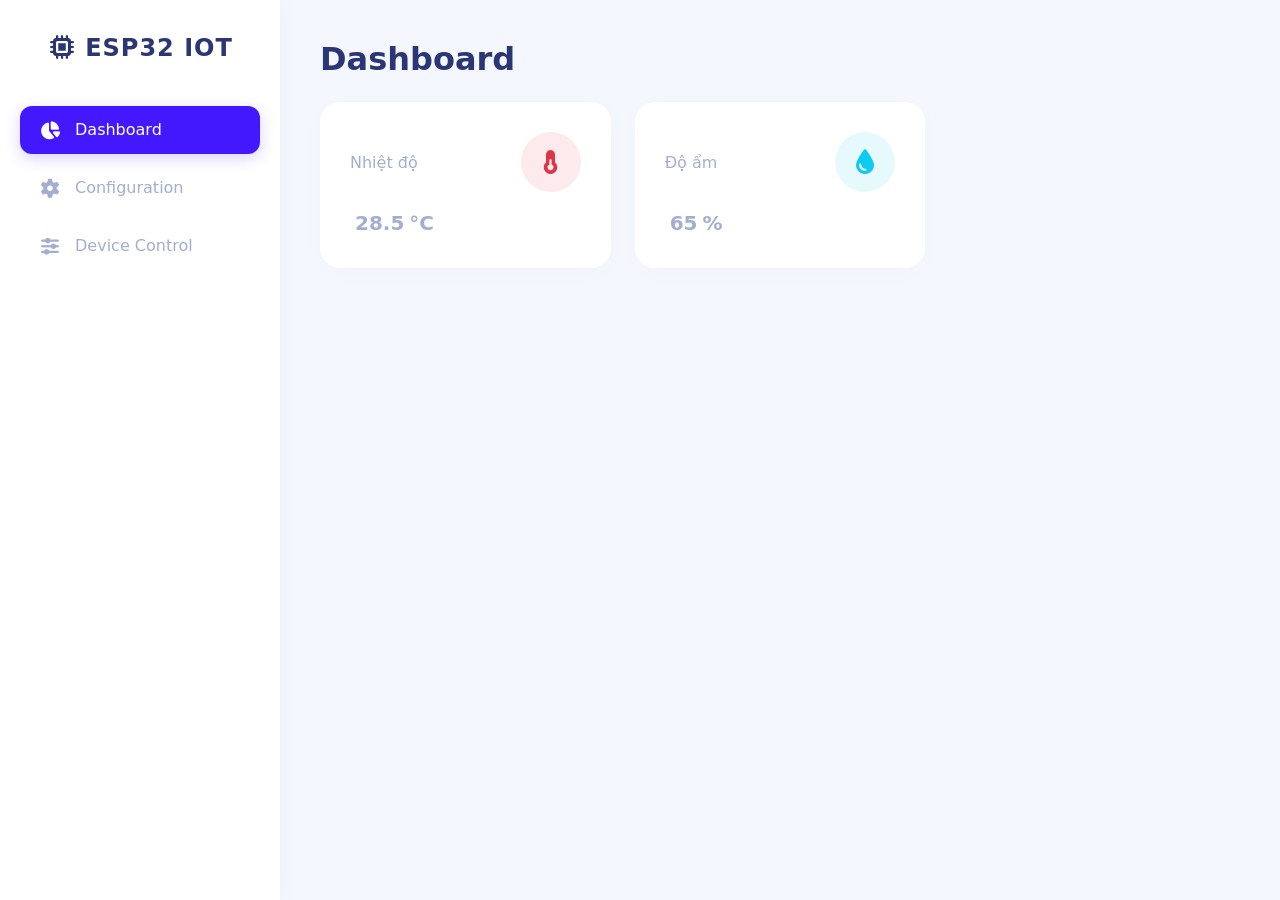
<file: data/index.html>
<!doctype html>
<html lang="vi">
  <head>
    <meta charset="UTF-8" />
    <meta name="viewport" content="width=device-width, initial-scale=1.0" />
    <title>ESP32 Dashboard</title>
    <!-- Bootstrap 5.3 CSS -->
    <link href="css/bootstrap.css" rel="stylesheet" />
    <!-- FontAwesome for icons -->
    <link rel="stylesheet" href="css/all.min.css" />
    <!-- Custom CSS -->
    <link rel="stylesheet" href="css/style.css" />
  </head>
  <body>
    <div class="wrapper">
      <!-- Sidebar -->
      <aside class="sidebar" id="sidebar">
        <div class="sidebar-brand">
          <i class="fa-solid fa-microchip me-2"></i>ESP32 IoT
        </div>
        <ul class="sidebar-nav">
          <li>
            <a href="index.html" class="active"
              ><i class="fa-solid fa-chart-pie"></i> Dashboard</a
            >
          </li>
          <li>
            <a href="config.html"
              ><i class="fa-solid fa-gear"></i> Configuration</a
            >
          </li>
          <li>
            <a href="control.html"
              ><i class="fa-solid fa-sliders"></i> Device Control</a
            >
          </li>
        </ul>
      </aside>

      <!-- Main Content -->
      <main class="main-content">
        <div class="d-flex justify-content-between align-items-center mb-4">
          <h1 class="page-title mb-0">Dashboard</h1>
          <!-- Hamburger for mobile -->
          <button
            class="btn btn-primary d-md-none"
            id="sidebarToggle"
            type="button"
            title="Toggle Sidebar"
          >
            <i class="fa-solid fa-bars"></i>
          </button>
        </div>

        <div class="row g-4">
          <!-- Temperature Card -->
          <div class="col-md-6 col-xl-4">
            <div class="custom-card">
              <div
                class="d-flex align-items-center justify-content-between mb-3"
              >
                <h5 class="card-title mb-0">Nhiệt độ</h5>
                <div
                  class="icon-shape bg-danger bg-opacity-10 text-danger rounded-circle"
                >
                  <i class="fa-solid fa-temperature-half fs-4"></i>
                </div>
              </div>
              <div class="card-value">
                <span id="temperature-value">28.5</span><span>°C</span>
              </div>
            </div>
          </div>

          <!-- Humidity Card -->
          <div class="col-md-6 col-xl-4">
            <div class="custom-card">
              <div
                class="d-flex align-items-center justify-content-between mb-3"
              >
                <h5 class="card-title mb-0">Độ ẩm</h5>
                <div
                  class="icon-shape bg-info bg-opacity-10 text-info rounded-circle"
                >
                  <i class="fa-solid fa-droplet fs-4"></i>
                </div>
              </div>
              <div class="card-value">
                <span id="humidity-value">65</span><span>%</span>
              </div>
            </div>
          </div>
        </div>
      </main>
    </div>

    <!-- Bootstrap & Custom JS -->
    <script src="js/bootstrap.bundle.js"></script>
    <script src="js/script.js"></script>
    <script src="js/dashboard.js"></script>
  </body>
</html>
</file>
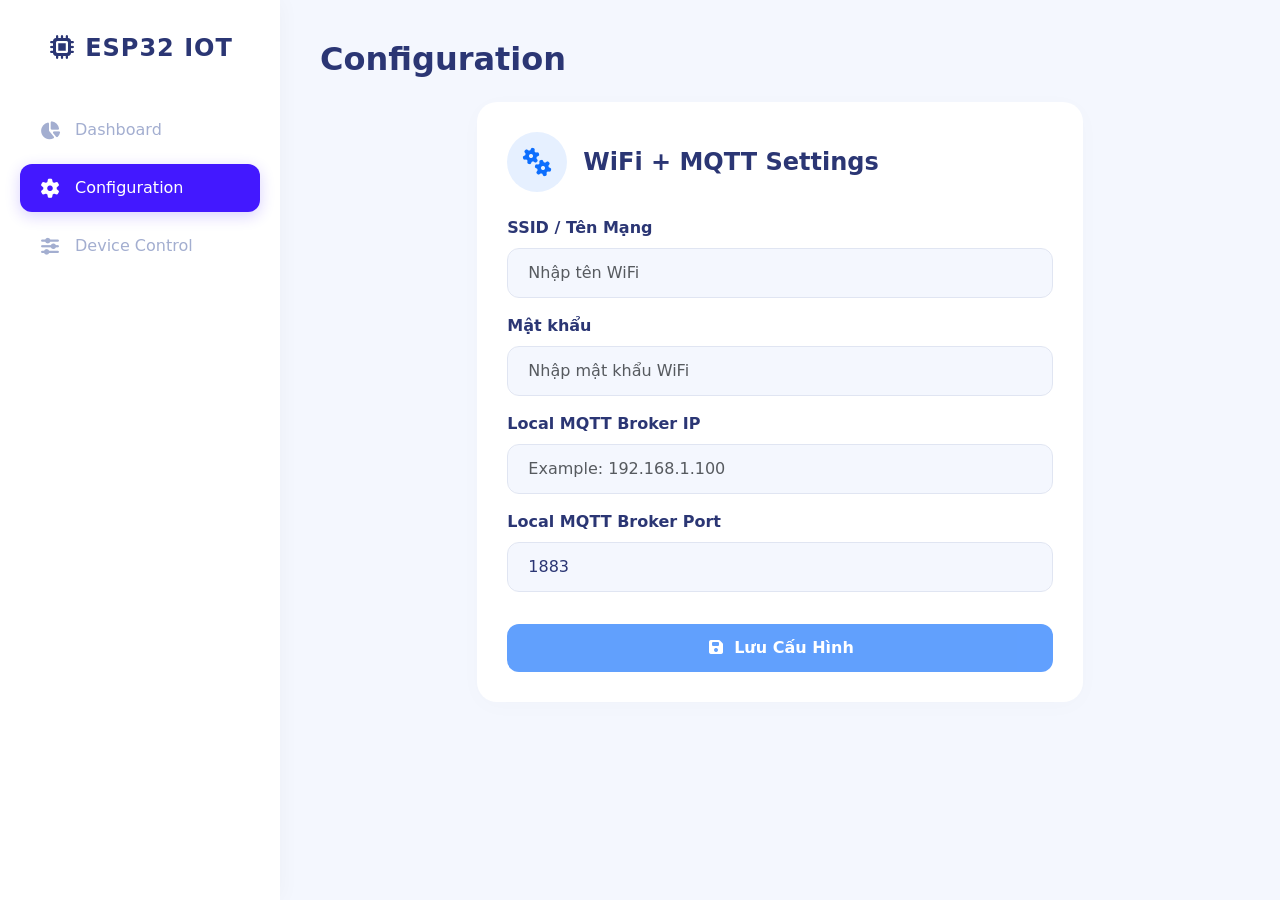
<file: data/config.html>
<!doctype html>
<html lang="vi">
  <head>
    <meta charset="UTF-8" />
    <meta name="viewport" content="width=device-width, initial-scale=1.0" />
    <title>ESP32 Configuration</title>
    <link href="css/bootstrap.css" rel="stylesheet" />
    <link rel="stylesheet" href="css/all.min.css" />
    <link rel="stylesheet" href="css/style.css" />
  </head>
  <body>
    <div class="wrapper">
      <aside class="sidebar" id="sidebar">
        <div class="sidebar-brand">
          <i class="fa-solid fa-microchip me-2"></i>ESP32 IoT
        </div>
        <ul class="sidebar-nav">
          <li>
            <a href="index.html"
              ><i class="fa-solid fa-chart-pie"></i> Dashboard</a
            >
          </li>
          <li>
            <a href="config.html" class="active"
              ><i class="fa-solid fa-gear"></i> Configuration</a
            >
          </li>
          <li>
            <a href="control.html"
              ><i class="fa-solid fa-sliders"></i> Device Control</a
            >
          </li>
        </ul>
      </aside>

      <main class="main-content">
        <div class="d-flex justify-content-between align-items-center mb-4">
          <h1 class="page-title mb-0">Configuration</h1>
          <button
            class="btn btn-primary d-md-none"
            id="sidebarToggle"
            title="Toggle Sidebar"
          >
            <i class="fa-solid fa-bars"></i>
          </button>
        </div>

        <div class="row g-4 justify-content-center">
          <div class="col-lg-8">
            <div class="custom-card">
              <div class="d-flex align-items-center mb-4">
                <div
                  class="icon-shape bg-primary bg-opacity-10 text-primary rounded-circle me-3"
                >
                  <i class="fa-solid fa-gears fs-4"></i>
                </div>
                <h4 class="mb-0 text-main fw-bold">WiFi + MQTT Settings</h4>
              </div>

              <form id="wifi-config-form">
                <div class="mb-3">
                  <label for="ssid" class="form-label fw-semibold">SSID / Tên Mạng</label>
                  <input
                    type="text"
                    class="form-control"
                    id="ssid"
                    placeholder="Nhập tên WiFi"
                    required
                  />
                </div>

                <div class="mb-3">
                  <label for="password" class="form-label fw-semibold">Mật khẩu</label>
                  <input
                    type="password"
                    class="form-control"
                    id="password"
                    placeholder="Nhập mật khẩu WiFi"
                    required
                  />
                </div>

                <div class="mb-3">
                  <label for="localMqttIp" class="form-label fw-semibold">Local MQTT Broker IP</label>
                  <input
                    type="text"
                    class="form-control"
                    id="localMqttIp"
                    placeholder="Example: 192.168.1.100"
                    required
                  />
                </div>

                <div class="mb-4">
                  <label for="localMqttPort" class="form-label fw-semibold">Local MQTT Broker Port</label>
                  <input
                    type="number"
                    class="form-control"
                    id="localMqttPort"
                    placeholder="1883"
                    value="1883"
                    min="1"
                    max="65535"
                  />
                </div>

                <button
                  type="submit"
                  class="btn btn-primary w-100 mt-2"
                  id="wifi-connect-btn"
                >
                  <i class="fa-solid fa-floppy-disk me-2"></i>Lưu Cấu Hình
                </button>
              </form>
            </div>
          </div>
        </div>
      </main>
    </div>
    <script src="js/bootstrap.bundle.js"></script>
    <script src="js/script.js"></script>
    <script src="js/wifi.js"></script>
  </body>
</html>
</file>
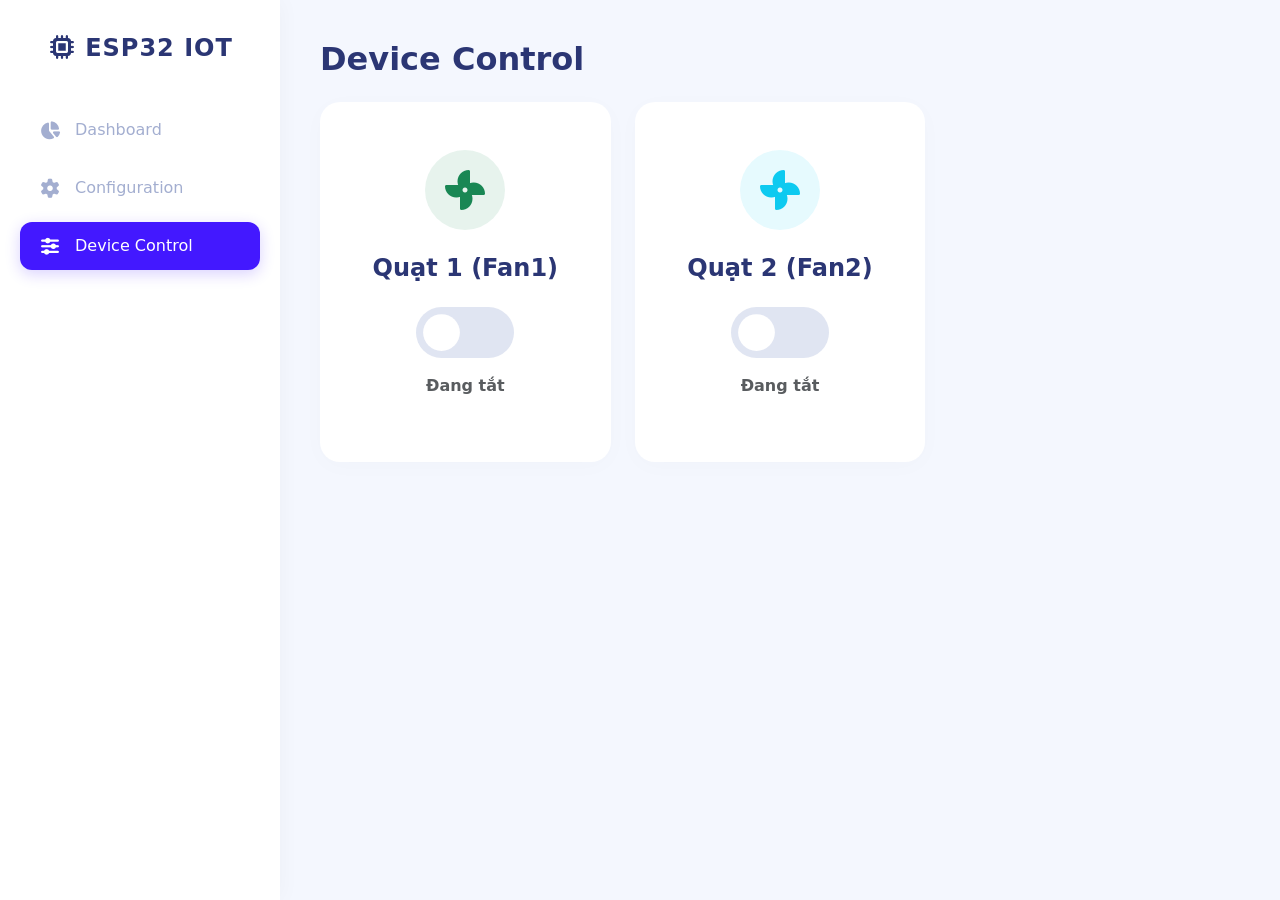
<file: data/control.html>
<!doctype html>
<html lang="vi">
  <head>
    <meta charset="UTF-8" />
    <meta name="viewport" content="width=device-width, initial-scale=1.0" />
    <title>ESP32 Device Control</title>
    <link href="css/bootstrap.css" rel="stylesheet" />
    <link rel="stylesheet" href="css/all.min.css" />
    <link rel="stylesheet" href="css/style.css" />
  </head>
  <body>
    <div class="wrapper">
      <aside class="sidebar" id="sidebar">
        <div class="sidebar-brand">
          <i class="fa-solid fa-microchip me-2"></i>ESP32 IoT
        </div>
        <ul class="sidebar-nav">
          <li>
            <a href="index.html"
              ><i class="fa-solid fa-chart-pie"></i> Dashboard</a
            >
          </li>
          <li>
            <a href="config.html"
              ><i class="fa-solid fa-gear"></i> Configuration</a
            >
          </li>
          <li>
            <a href="control.html" class="active"
              ><i class="fa-solid fa-sliders"></i> Device Control</a
            >
          </li>
        </ul>
      </aside>

      <main class="main-content">
        <div class="d-flex justify-content-between align-items-center mb-4">
          <h1 class="page-title mb-0">Device Control</h1>
          <button
            class="btn btn-primary d-md-none"
            id="sidebarToggle"
            title="Toggle Sidebar">
            <i class="fa-solid fa-bars"></i>
          </button>
        </div>

        <div class="row g-4">
          <!-- Fan1 Control Card -->
          <div class="col-md-6 col-xl-4">
            <div
              class="custom-card d-flex flex-column align-items-center justify-content-center text-center p-5">
              <div
                class="icon-shape bg-success bg-opacity-10 text-success rounded-circle mb-4"
                style="width: 80px; height: 80px">
                <i class="fa-solid fa-fan fs-1" id="fan1Icon"></i>
              </div>
              <h4 class="fw-bold mb-4">Quạt 1 (Fan1)</h4>
              <div
                class="form-check form-switch fs-3 mb-0 d-flex justify-content-center ps-0">
                <input
                  class="form-check-input ms-0"
                  type="checkbox"
                  role="switch"
                  id="fan1-btn" />
                <label class="visually-hidden" for="fan1-btn"
                  >Toggle Fan1</label
                >
              </div>
              <p class="text-muted mt-3 fw-semibold" id="fan1Status">
                Đang tắt
              </p>
            </div>
          </div>

          <!-- Fan2 Control Card -->
          <div class="col-md-6 col-xl-4">
            <div
              class="custom-card d-flex flex-column align-items-center justify-content-center text-center p-5">
              <div
                class="icon-shape bg-info bg-opacity-10 text-info rounded-circle mb-4"
                style="width: 80px; height: 80px">
                <i class="fa-solid fa-fan fs-1" id="fan2Icon"></i>
              </div>
              <h4 class="fw-bold mb-4">Quạt 2 (Fan2)</h4>
              <div
                class="form-check form-switch fs-3 mb-0 d-flex justify-content-center ps-0">
                <input
                  class="form-check-input ms-0"
                  type="checkbox"
                  role="switch"
                  id="fan2-btn" />
                <label class="visually-hidden" for="fan2-btn"
                  >Toggle Fan2</label
                >
              </div>
              <p class="text-muted mt-3 fw-semibold" id="fan2Status">
                Đang tắt
              </p>
            </div>
          </div>
        </div>
      </main>
    </div>

    <script src="js/bootstrap.bundle.js"></script>
    <script src="js/script.js"></script>
    <script src="js/devices.js"></script>
  </body>
</html>
</file>
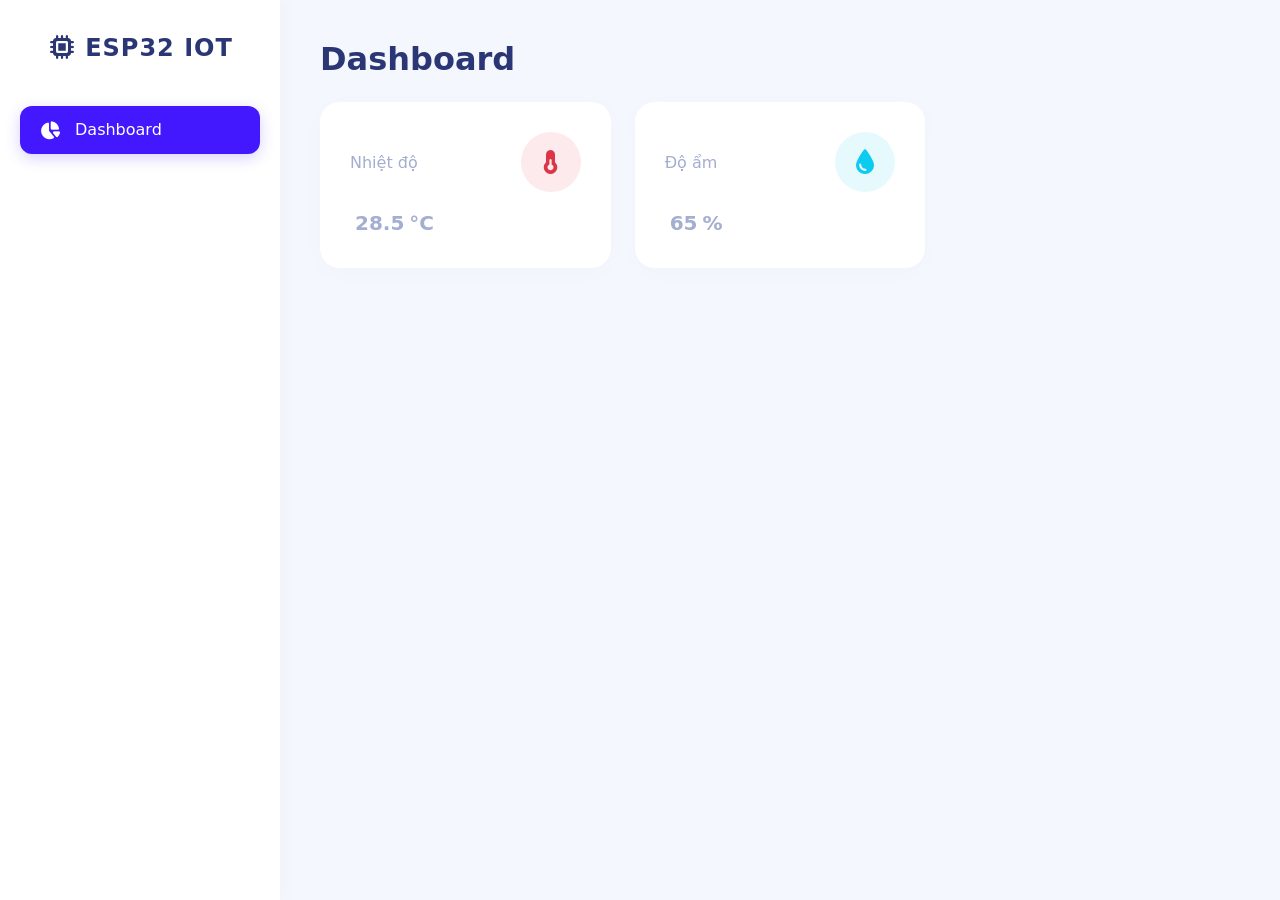
<file: data/dashboard_sta.html>
<!doctype html>
<html lang="vi">
  <head>
    <meta charset="UTF-8" />
    <meta name="viewport" content="width=device-width, initial-scale=1.0" />
    <title>ESP32 Dashboard</title>
    <!-- Bootstrap 5.3 CSS -->
    <link href="css/bootstrap.css" rel="stylesheet" />
    <!-- FontAwesome for icons -->
    <link rel="stylesheet" href="css/all.min.css" />
    <!-- Custom CSS -->
    <link rel="stylesheet" href="css/style.css" />
  </head>
  <body>
    <div class="wrapper">
      <!-- Sidebar -->
      <aside class="sidebar" id="sidebar">
        <div class="sidebar-brand">
          <i class="fa-solid fa-microchip me-2"></i>ESP32 IoT
        </div>
        <ul class="sidebar-nav">
          <li>
            <a href="index.html" class="active"
              ><i class="fa-solid fa-chart-pie"></i> Dashboard</a
            >
          </li>

        </ul>
      </aside>

      <!-- Main Content -->
      <main class="main-content">
        <div class="d-flex justify-content-between align-items-center mb-4">
          <h1 class="page-title mb-0">Dashboard</h1>
          <!-- Hamburger for mobile -->
          <button
            class="btn btn-primary d-md-none"
            id="sidebarToggle"
            type="button"
            title="Toggle Sidebar"
          >
            <i class="fa-solid fa-bars"></i>
          </button>
        </div>

        <div class="row g-4">
          <!-- Temperature Card -->
          <div class="col-md-6 col-xl-4">
            <div class="custom-card">
              <div
                class="d-flex align-items-center justify-content-between mb-3"
              >
                <h5 class="card-title mb-0">Nhiệt độ</h5>
                <div
                  class="icon-shape bg-danger bg-opacity-10 text-danger rounded-circle"
                >
                  <i class="fa-solid fa-temperature-half fs-4"></i>
                </div>
              </div>
              <div class="card-value">
                <span id="temperature-value">28.5</span><span>°C</span>
              </div>
            </div>
          </div>

          <!-- Humidity Card -->
          <div class="col-md-6 col-xl-4">
            <div class="custom-card">
              <div
                class="d-flex align-items-center justify-content-between mb-3"
              >
                <h5 class="card-title mb-0">Độ ẩm</h5>
                <div
                  class="icon-shape bg-info bg-opacity-10 text-info rounded-circle"
                >
                  <i class="fa-solid fa-droplet fs-4"></i>
                </div>
              </div>
              <div class="card-value">
                <span id="humidity-value">65</span><span>%</span>
              </div>
            </div>
          </div>
        </div>
      </main>
    </div>

    <!-- Bootstrap & Custom JS -->
    <script src="js/bootstrap.bundle.js"></script>
    <script src="js/script.js"></script>
    <script src="js/dashboard.js"></script>
  </body>
</html>
</file>
<file: data/css/style.css>
/* Removed external Google Fonts import to avoid network errors on-device.
  If you want `Inter` locally, add font files to `data/webfonts/` and
  define `@font-face` rules, or ask me to add them. */

:root {
  --primary-color: #4318FF;
  --secondary-color: #F4F7FE;
  --text-main: #2B3674;
  --text-muted: #A3AED0;
  --sidebar-bg: #FFFFFF;
  --card-bg: #FFFFFF;
}

body {
  font-family: Inter, system-ui, -apple-system, "Segoe UI", Roboto,
    "Helvetica Neue", Arial, "Noto Sans", "Noto Color Emoji",
    "Apple Color Emoji", sans-serif;
  background-color: var(--secondary-color);
  color: var(--text-main);
  margin: 0;
  overflow-x: hidden;
}

/* Sidebar structure */
.wrapper {
  display: flex;
  width: 100%;
  min-height: 100vh;
}

.sidebar {
  width: 280px;
  background-color: var(--sidebar-bg);
  height: 100vh;
  box-shadow: 2px 0 20px rgba(0,0,0,0.03);
  position: fixed;
  left: 0;
  top: 0;
  z-index: 100;
  padding: 30px 20px;
  display: flex;
  flex-direction: column;
}

.sidebar-brand {
  font-size: 24px;
  font-weight: 700;
  color: var(--text-main);
  margin-bottom: 40px;
  text-align: center;
  text-transform: uppercase;
  letter-spacing: 1px;
}

.sidebar-nav {
  list-style: none;
  padding: 0;
  margin: 0;
}

.sidebar-nav li {
  margin-bottom: 10px;
}

.sidebar-nav a {
  display: flex;
  align-items: center;
  padding: 12px 20px;
  color: var(--text-muted);
  text-decoration: none;
  border-radius: 12px;
  font-weight: 500;
  transition: all 0.3s ease;
}

.sidebar-nav a:hover,
.sidebar-nav a.active {
  background-color: var(--primary-color);
  color: #FFFFFF;
  box-shadow: 0 4px 15px rgba(67, 24, 255, 0.2);
}

.sidebar-nav a i {
  margin-right: 15px;
  font-size: 18px;
  width: 20px;
  text-align: center;
}

/* Main Content */
.main-content {
  margin-left: 280px;
  padding: 40px;
  width: calc(100% - 280px);
  min-height: 100vh;
}

@media (max-width: 768px) {
  .sidebar {
    transform: translateX(-100%);
    transition: transform 0.3s ease;
  }
  .sidebar.show {
    transform: translateX(0);
  }
  .main-content {
    margin-left: 0;
    width: 100%;
    padding: 20px;
  }
}

/* Cards */
.custom-card {
  background: var(--card-bg);
  border-radius: 20px;
  border: none;
  box-shadow: 0px 4px 24px rgba(0, 0, 0, 0.02);
  padding: 30px;
  transition: transform 0.3s ease, box-shadow 0.3s ease;
  height: 100%;
}
.custom-card:hover {
  transform: translateY(-5px);
  box-shadow: 0px 10px 30px rgba(0, 0, 0, 0.05);
}

.card-title {
  color: var(--text-muted);
  font-size: 16px;
  font-weight: 500;
  margin-bottom: 15px;
}

.card-value {
  font-size: 48px;
  font-weight: 700;
  color: var(--text-main);
  display: flex;
  align-items: baseline;
}

.card-value span {
  font-size: 20px;
  margin-left: 5px;
  color: var(--text-muted);
}

.icon-shape {
  width: 60px;
  height: 60px;
  display: flex;
  align-items: center;
  justify-content: center;
}

/* Toggle Switch */
.form-switch .form-check-input {
  width: 3.5em;
  height: 1.8em;
  margin-top: 0;
  background-color: #E0E5F2;
  border-color: transparent;
  background-image: url("data:image/svg+xml,%3csvg xmlns='http://www.w3.org/2000/svg' viewBox='-4 -4 8 8'%3e%3ccircle r='3' fill='%23fff'/%3e%3c/svg%3e");
  cursor: pointer;
}

.form-switch .form-check-input:checked {
  background-color: var(--primary-color);
  border-color: var(--primary-color);
}
.form-switch .form-check-input:focus {
  background-image: url("data:image/svg+xml,%3csvg xmlns='http://www.w3.org/2000/svg' viewBox='-4 -4 8 8'%3e%3ccircle r='3' fill='%23fff'/%3e%3c/svg%3e");
  box-shadow: 0 0 0 0.25rem rgba(67, 24, 255, 0.25);
}

/* Forms */
.form-control {
  border-radius: 12px;
  padding: 12px 20px;
  border: 1px solid #E0E5F2;
  color: var(--text-main);
  background-color: #F4F7FE;
  transition: all 0.3s ease;
}
.form-control:focus {
  border-color: var(--primary-color);
  box-shadow: 0 0 0 0.2rem rgba(67, 24, 255, 0.25);
  background-color: #FFFFFF;
}

.btn-primary {
  background-color: var(--primary-color);
  border: none;
  border-radius: 12px;
  padding: 12px 20px;
  font-weight: 600;
  transition: all 0.3s ease;
}
.btn-primary:hover {
  background-color: #3311cc;
  transform: translateY(-2px);
  box-shadow: 0 4px 15px rgba(67, 24, 255, 0.3);
}

.page-title {
  font-size: 32px;
  font-weight: 700;
  margin-bottom: 30px;
  color: var(--text-main);
}
</file>
